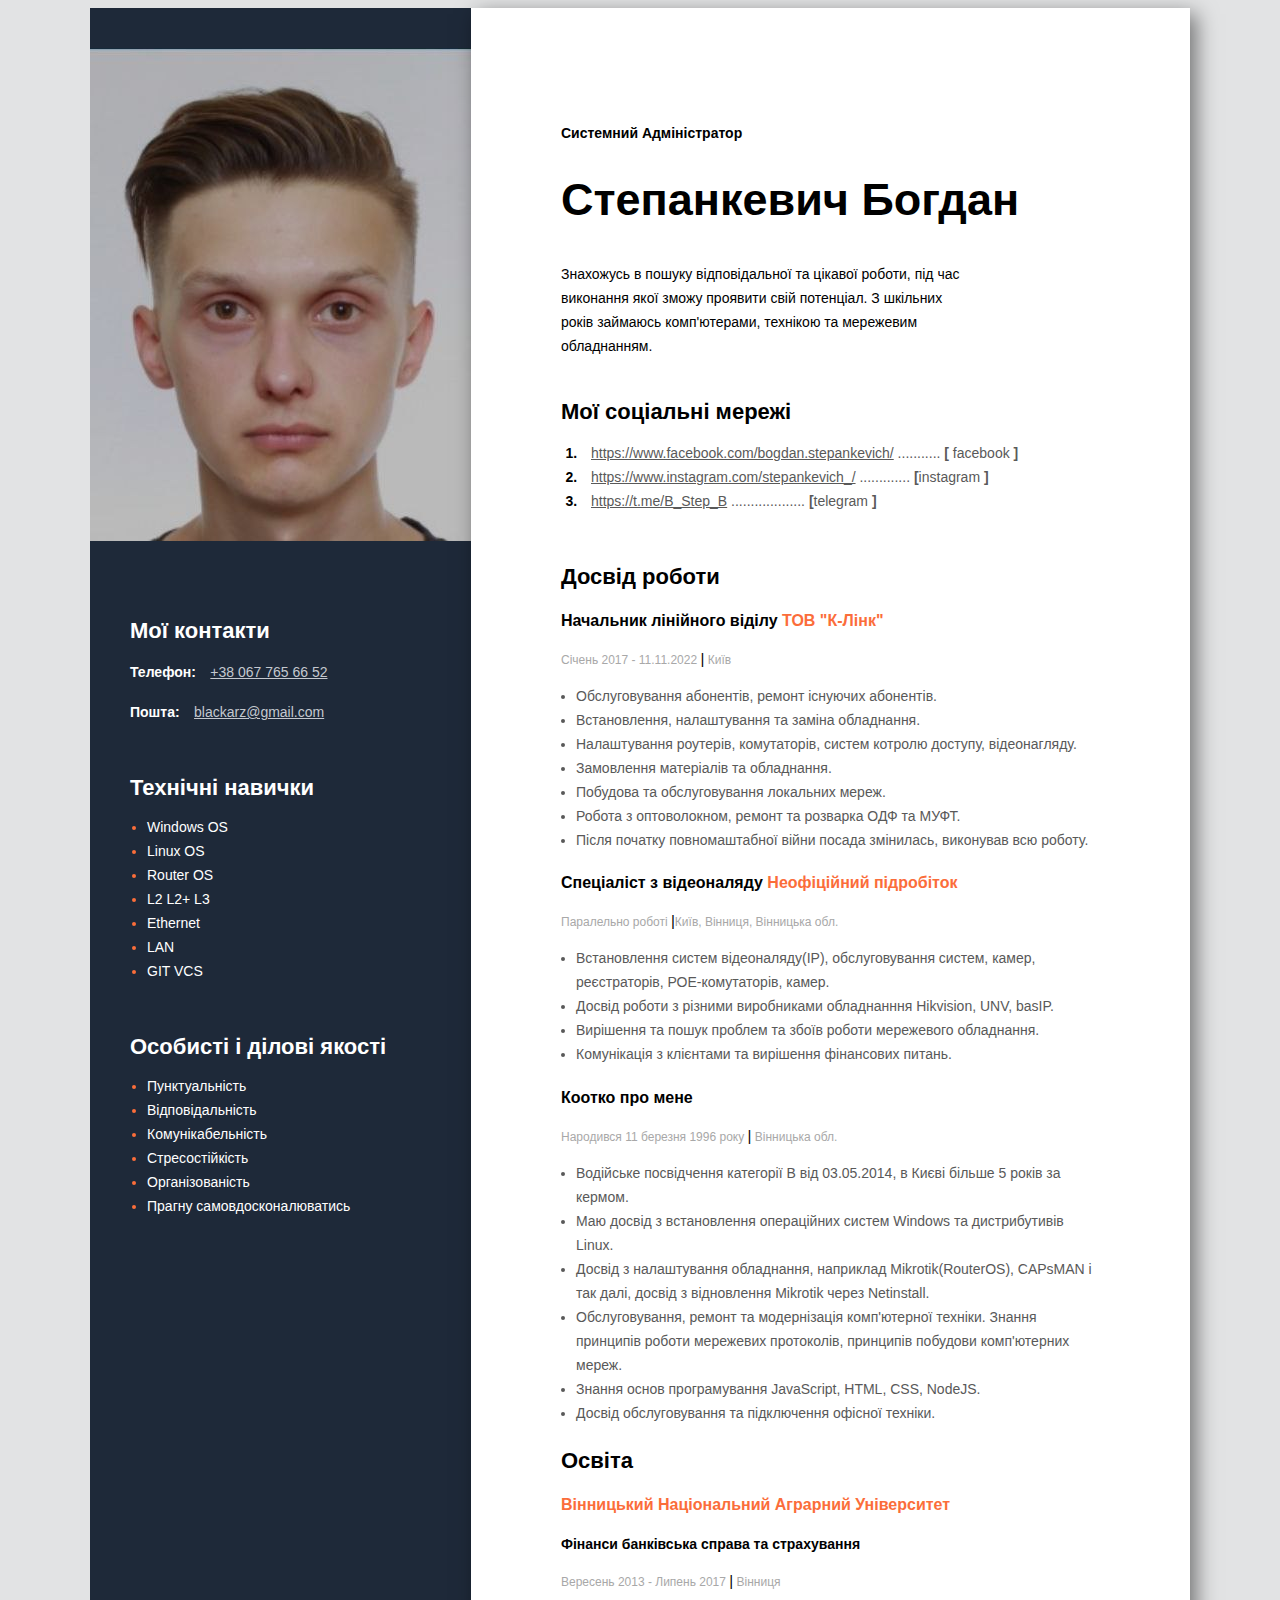
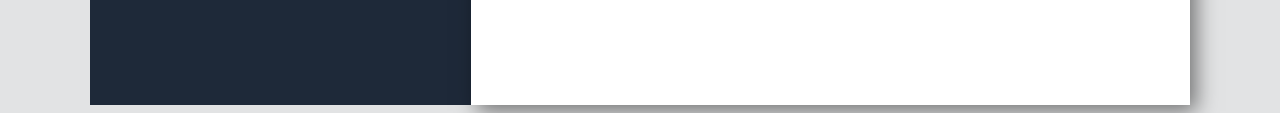
<file: index.html>
<!DOCTYPE html>
<!-- saved from url=(0036)http://127.0.0.1:5500/index.2.0.html -->
<html lang="en"><head><meta http-equiv="Content-Type" content="text/html; charset=UTF-8">
    
    <meta http-equiv="X-UA-Compatible" content="IE=edge">
    <meta name="viewport" content="width=device-width, initial-scale=1.0">
    <link rel="preconnect" href="https://fonts.googleapis.com/">
    <link rel="preconnect" href="https://fonts.gstatic.com/" crossorigin="">
    <link href="./Resume_B_Step_files/css2" rel="stylesheet">
    <link rel="stylesheet" href="./Resume_B_Step_files/Styles.css">
    <title>Resume_B_Step</title>
</head>

<body>

    <!--Main--> 
    <div class="main"> 
        <!--Main Content-->   
        <div class="main_cont"> 
            <!-- About User -->
            <div class="about">
                <h2 class="about_poss">Системний Адміністратор</h2>

                <h1 class="about_name   ">Степанкевич Богдан</h1>
                 
                <p class="about_deskription">
                    Знахожусь в пошуку відповідальної та цікавої роботи, під час виконання якої 
                    зможу проявити свій потенціал. З шкільних років займаюсь комп'ютерами, технікою та мережевим обладнанням.
                </p>
            </div>
            <!-- Projects -->
            <div class="project">
                  <h3 class="title">Мої соціальні мережі</h3>
                <ol class="project_list">
                   <li class="project_item">
                       <span class="project_a">
                        <a href="https://www.facebook.com/bogdan.stepankevich/" class="project_link">https://www.facebook.com/bogdan.stepankevich/</a>
                        ...........
                        <span class="project_brecket">[</span> facebook <span class="project_brecket">]</span>
                       </span>
                         </li>
                   <li class="project_item">
                       <span class="project_a">
                        <a href="https://www.instagram.com/stepankevich_/" class="project_link">https://www.instagram.com/stepankevich_/</a>
                        .............
                        <span class="project_brecket">[</span>instagram <span class="project_brecket">]</span>
                       </span>
                   </li>
                   <li class="project_item">
                       <span class="project_a">
                        <a href="https://t.me/B_Step_B" class="project_link">https://t.me/B_Step_B</a>
                        ...................
                        <span class="project_brecket">[</span>telegram <span class="project_brecket">]</span>
                       </span>
                   </li> 
                </ol>
            </div>
            <!-- Work -->
            <div class="work">
                <h3 class="title"> Досвід роботи </h3>
                <!-- Company 1 -->
                <div>
                    <h4 class="work_position">Начальник лінійного віділу <span class="organization">   ТОВ "К-Лінк"</span></h4>
                    <h5 class="period">Січень 2017 - 11.11.2022 <span class="line">|</span>  Київ</h5>
                    <ul class="worklist">
                        <li class="worklist_item">Обслуговування абонентів, ремонт існуючих абонентів.</li>
                        <li class="worklist_item">Встановлення, налаштування та заміна обладнання.</li>
                        <li class="worklist_item">Налаштування роутерів, комутаторів, систем котролю доступу, відеонагляду.</li>
                        <li class="worklist_item">Замовлення матеріалів та обладнання.  </li>
                        <li class="worklist_item">Побудова та обслуговування локальних мереж.</li>  
                        <li class="worklist_item">Робота з оптоволокном, ремонт та розварка ОДФ та МУФТ.</li>  
                        <li class="worklist_item">Після початку повномаштабної війни посада змінилась, виконував всю роботу.</li>
                        
                    </ul>
                </div>
                <!-- Company 2 -->
                <div>
                    <h4 class="work_position">Спеціаліст з відеоналяду <span class="organization">Неофіційний підробіток</span> </h4>
                    <h5 class="period">Паралельно роботі  <span class="line">|</span>Київ, Вінниця, Вінницька обл.</h5>
                    <ul class="worklist">
                        <li class="worklist_item">Встановлення систем відеоналяду(IP), обслуговування систем, камер, реєстраторів,
                            РОЕ-комутаторів, камер.
                        </li>
                        <li class="worklist_item">Досвід роботи з різними виробниками обладнанння Hikvision, UNV, basIP. </li>
                        <li class="worklist_item">Вирішення та пошук проблем та збоїв роботи мережевого обладнання. </li>
                        <li class="worklist_item">Комунікація з клієнтами та вирішення фінансових питань.</li>
                    </ul>
                </div>
                <!-- Company 3 -->
                <div>
                    <h4 class="work_position">Коотко про мене <span class="organization"></span>  </h4>
                    <h5 class="period">Народився 11 березня 1996 року <span class="line">|</span>
                    Вінницька обл.</h5>
                    <ul class="worklist">
                        <li class="worklist_item">Водійське посвідчення категорії B від 03.05.2014, в Києві більше 5 років за кермом.</li>
                        <li class="worklist_item">Маю досвід з встановлення операційних систем Windows та дистрибутивів Linux.</li>
                        <li class="worklist_item">Досвід з налаштування обладнання, наприклад Mikrotik(RouterOS), CAPsMAN
                            і так далі, досвід з відновлення Mikrotik через Netinstall.</li>
                        <li class="worklist_item">Обслуговування, ремонт та модернізація комп'ютерної техніки.
                            Знання принципів роботи мережевих протоколів, принципів побудови комп'ютерних мереж. </li> 
                        <li class="worklist_item">Знання основ програмування JavaScript, HTML, CSS, NodeJS.</li>  
                        <li class="worklist_item">Досвід обслуговування та підключення офісної техніки.</li>      
                    </ul>
                </div>
                </div>
                 <!-- Education -->
               <div class="education">
                <h3 class="title">Освіта</h3>
                 <div>
                     <h4>  <span class="organization"> Вінницький Національний Аграрний Університет</span></h4>
                     <h4 class="management">Фінанси банківська справа та страхування</h4>
                     <h5 class="period">Вересень 2013 - Липень 2017   <span class="line">|</span>  Вінниця</h5>
                 </div>
            </div>
        </div>
        <!--Sidebar-->
        <aside class="sidebar">
            <img src="./Resume_B_Step_files/img_top1.jpg" alt="user photo" class="photo">
            <!-- Contacts -->
             <div class="contacts">
                 <h3 class="sidetitile">Мої контакти</h3>
                 <div> 
                     <p>
                         <span class="contact_type">Телефон:</span>
                        <a href="tell:+77777777777" class="cont_link">+38 067 765 66 52</a></p>
                     <p>
                         <span class="contact_type">Пошта:</span>
                        <a href="mailto:chornyiav@gmail.com" class="cont_link">blackarz@gmail.com</a></p>
                 </div>

             </div>
             <!-- T.Skills -->
             <div class="contacts">
                <div>
                    <h3 class="sidetitile">Технічні навички</h3></div>
                 <ul class="skills_list">
                     <li class="tech_skills_item"> <span class="tech_skills">Windows OS</span></li>
                     <li class="tech_skills_item"> <span class="tech_skills">Linux OS </span></li>
                     <li class="tech_skills_item"> <span class="tech_skills">Router OS</span></li>
                     <li class="tech_skills_item"> <span class="tech_skills">L2 L2+ L3</span></li>
                     <li class="tech_skills_item"> <span class="tech_skills">Ethernet</span></li>
                     <li class="tech_skills_item"> <span class="tech_skills">LAN</span></li>
                     <li class="tech_skills_item"> <span class="tech_skills">GIT VCS</span></li>
                 </ul>
             </div>
             <!-- S.Skills -->
             <div class="contacts">
                <div>
                    <h3 class="sidetitile">Особисті і ділові якості</h3></div>
                <ul class="skills_list">
                     <li class="tech_skills_item"> <span class="tech_skills">Пунктуальність</span></li>
                     <li class="tech_skills_item"> <span class="tech_skills">Відповідальність</span></li>
                     <li class="tech_skills_item"> <span class="tech_skills">Комунікабельність</span></li>
                     <li class="tech_skills_item"> <span class="tech_skills">Стресостійкість</span></li>
                     <li class="tech_skills_item"> <span class="tech_skills">Організованість</span></li>
                     <li class="tech_skills_item"> <span class="tech_skills">Прагну самовдосконалюватись</span></li>
                 </ul>
             </div>

        </aside>
</div>


<!-- Code injected by live-server -->
<script>
	// <![CDATA[  <-- For SVG support
	if ('WebSocket' in window) {
		(function () {
			function refreshCSS() {
				var sheets = [].slice.call(document.getElementsByTagName("link"));
				var head = document.getElementsByTagName("head")[0];
				for (var i = 0; i < sheets.length; ++i) {
					var elem = sheets[i];
					var parent = elem.parentElement || head;
					parent.removeChild(elem);
					var rel = elem.rel;
					if (elem.href && typeof rel != "string" || rel.length == 0 || rel.toLowerCase() == "stylesheet") {
						var url = elem.href.replace(/(&|\?)_cacheOverride=\d+/, '');
						elem.href = url + (url.indexOf('?') >= 0 ? '&' : '?') + '_cacheOverride=' + (new Date().valueOf());
					}
					parent.appendChild(elem);
				}
			}
			var protocol = window.location.protocol === 'http:' ? 'ws://' : 'wss://';
			var address = protocol + window.location.host + window.location.pathname + '/ws';
			var socket = new WebSocket(address);
			socket.onmessage = function (msg) {
				if (msg.data == 'reload') window.location.reload();
				else if (msg.data == 'refreshcss') refreshCSS();
			};
			if (sessionStorage && !sessionStorage.getItem('IsThisFirstTime_Log_From_LiveServer')) {
				console.log('Live reload enabled.');
				sessionStorage.setItem('IsThisFirstTime_Log_From_LiveServer', true);
			}
		})();
	}
	else {
		console.error('Upgrade your browser. This Browser is NOT supported WebSocket for Live-Reloading.');
	}
	// ]]>
</script>

</body></html>
</file>
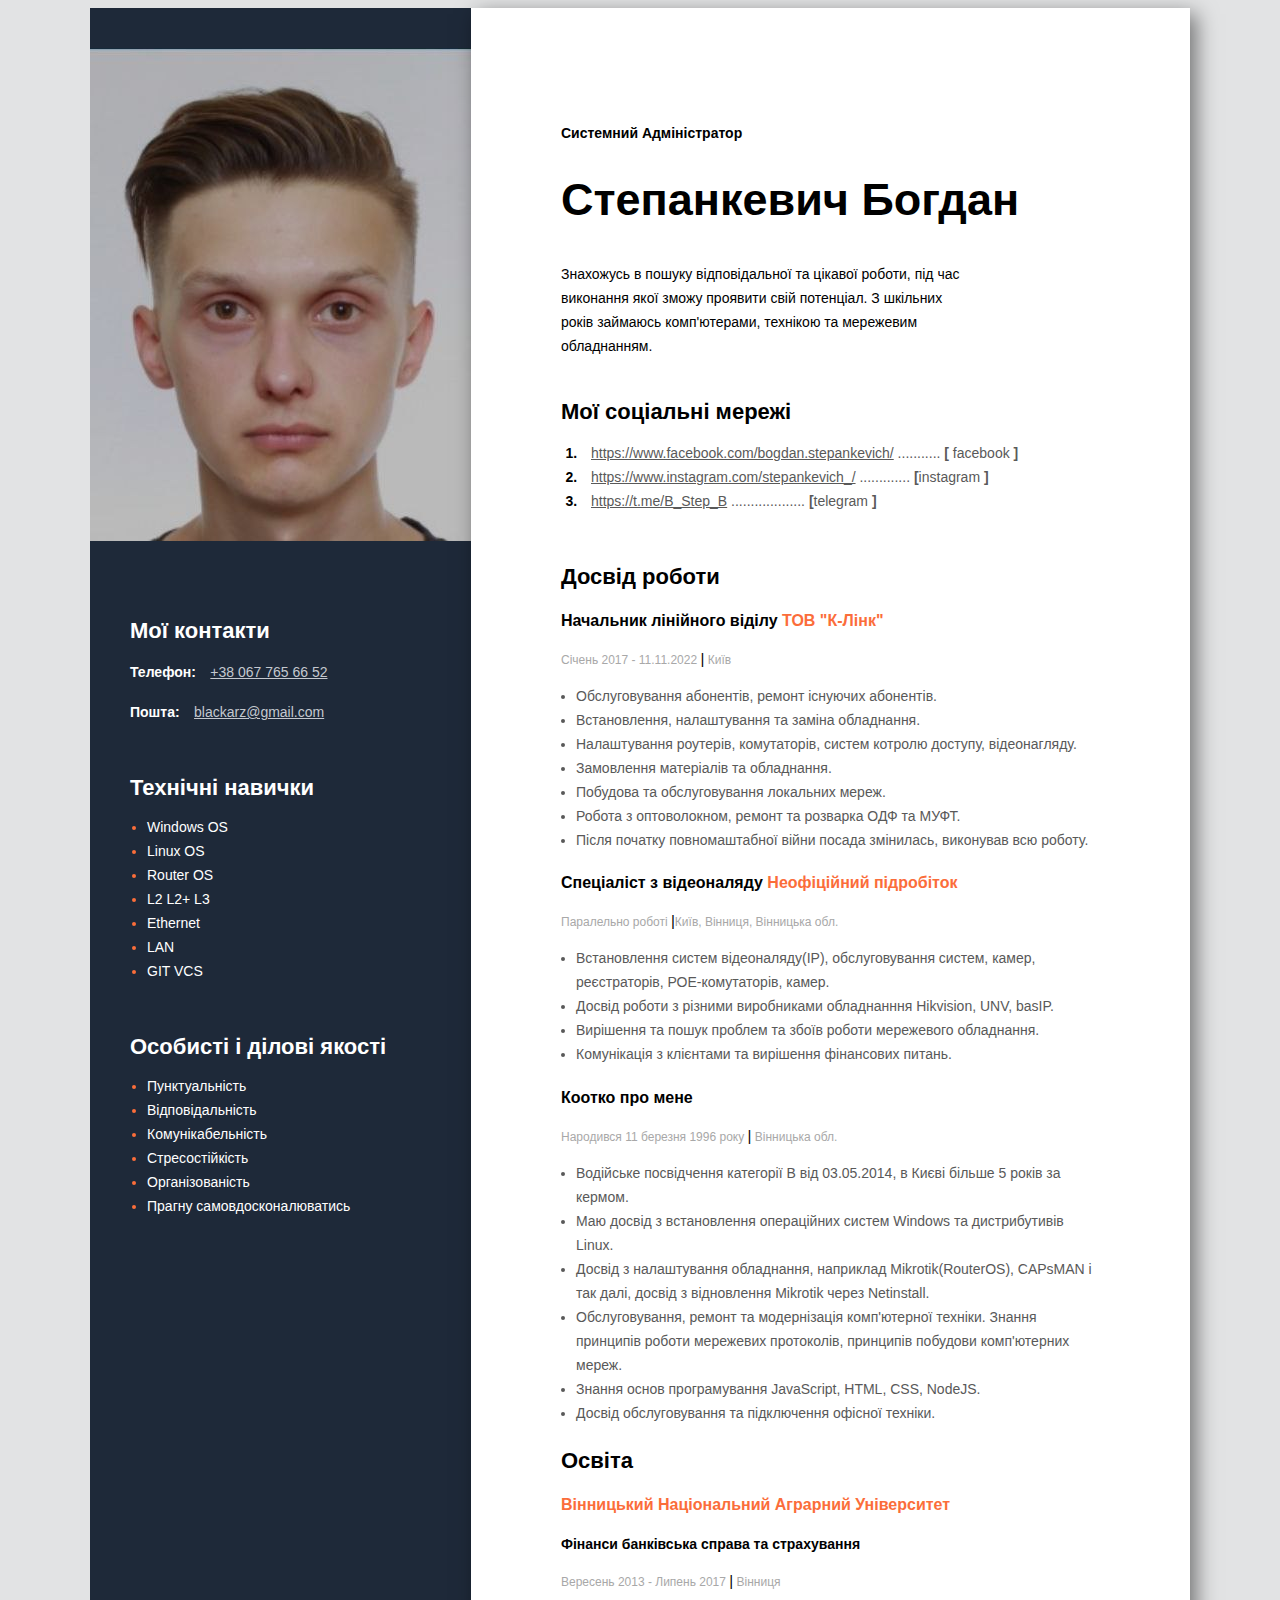
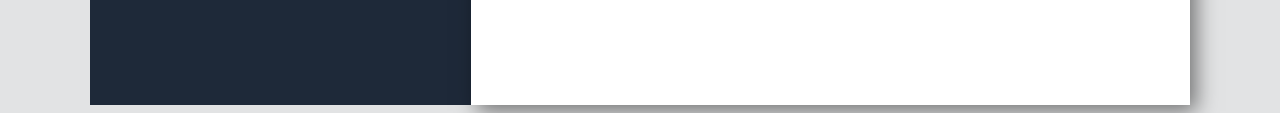
<file: Resume_B_Step.html>
<!DOCTYPE html>
<!-- saved from url=(0036)http://127.0.0.1:5500/index.2.0.html -->
<html lang="en"><head><meta http-equiv="Content-Type" content="text/html; charset=UTF-8">
    
    <meta http-equiv="X-UA-Compatible" content="IE=edge">
    <meta name="viewport" content="width=device-width, initial-scale=1.0">
    <link rel="preconnect" href="https://fonts.googleapis.com/">
    <link rel="preconnect" href="https://fonts.gstatic.com/" crossorigin="">
    <link href="./Resume_B_Step_files/css2" rel="stylesheet">
    <link rel="stylesheet" href="./Resume_B_Step_files/Styles.css">
    <title>Resume_B_Step</title>
</head>

<body>

    <!--Main--> 
    <div class="main"> 
        <!--Main Content-->   
        <div class="main_cont"> 
            <!-- About User -->
            <div class="about">
                <h2 class="about_poss">Системний Адміністратор</h2>

                <h1 class="about_name   ">Степанкевич Богдан</h1>
                 
                <p class="about_deskription">
                    Знахожусь в пошуку відповідальної та цікавої роботи, під час виконання якої 
                    зможу проявити свій потенціал. З шкільних років займаюсь комп'ютерами, технікою та мережевим обладнанням.
                </p>
            </div>
            <!-- Projects -->
            <div class="project">
                  <h3 class="title">Мої соціальні мережі</h3>
                <ol class="project_list">
                   <li class="project_item">
                       <span class="project_a">
                        <a href="https://www.facebook.com/bogdan.stepankevich/" class="project_link">https://www.facebook.com/bogdan.stepankevich/</a>
                        ...........
                        <span class="project_brecket">[</span> facebook <span class="project_brecket">]</span>
                       </span>
                         </li>
                   <li class="project_item">
                       <span class="project_a">
                        <a href="https://www.instagram.com/stepankevich_/" class="project_link">https://www.instagram.com/stepankevich_/</a>
                        .............
                        <span class="project_brecket">[</span>instagram <span class="project_brecket">]</span>
                       </span>
                   </li>
                   <li class="project_item">
                       <span class="project_a">
                        <a href="https://t.me/B_Step_B" class="project_link">https://t.me/B_Step_B</a>
                        ...................
                        <span class="project_brecket">[</span>telegram <span class="project_brecket">]</span>
                       </span>
                   </li> 
                </ol>
            </div>
            <!-- Work -->
            <div class="work">
                <h3 class="title"> Досвід роботи </h3>
                <!-- Company 1 -->
                <div>
                    <h4 class="work_position">Начальник лінійного віділу <span class="organization">   ТОВ "К-Лінк"</span></h4>
                    <h5 class="period">Січень 2017 - 11.11.2022 <span class="line">|</span>  Київ</h5>
                    <ul class="worklist">
                        <li class="worklist_item">Обслуговування абонентів, ремонт існуючих абонентів.</li>
                        <li class="worklist_item">Встановлення, налаштування та заміна обладнання.</li>
                        <li class="worklist_item">Налаштування роутерів, комутаторів, систем котролю доступу, відеонагляду.</li>
                        <li class="worklist_item">Замовлення матеріалів та обладнання.  </li>
                        <li class="worklist_item">Побудова та обслуговування локальних мереж.</li>  
                        <li class="worklist_item">Робота з оптоволокном, ремонт та розварка ОДФ та МУФТ.</li>  
                        <li class="worklist_item">Після початку повномаштабної війни посада змінилась, виконував всю роботу.</li>
                        
                    </ul>
                </div>
                <!-- Company 2 -->
                <div>
                    <h4 class="work_position">Спеціаліст з відеоналяду <span class="organization">Неофіційний підробіток</span> </h4>
                    <h5 class="period">Паралельно роботі  <span class="line">|</span>Київ, Вінниця, Вінницька обл.</h5>
                    <ul class="worklist">
                        <li class="worklist_item">Встановлення систем відеоналяду(IP), обслуговування систем, камер, реєстраторів,
                            РОЕ-комутаторів, камер.
                        </li>
                        <li class="worklist_item">Досвід роботи з різними виробниками обладнанння Hikvision, UNV, basIP. </li>
                        <li class="worklist_item">Вирішення та пошук проблем та збоїв роботи мережевого обладнання. </li>
                        <li class="worklist_item">Комунікація з клієнтами та вирішення фінансових питань.</li>
                    </ul>
                </div>
                <!-- Company 3 -->
                <div>
                    <h4 class="work_position">Коотко про мене <span class="organization"></span>  </h4>
                    <h5 class="period">Народився 11 березня 1996 року <span class="line">|</span>
                    Вінницька обл.</h5>
                    <ul class="worklist">
                        <li class="worklist_item">Водійське посвідчення категорії B від 03.05.2014, в Києві більше 5 років за кермом.</li>
                        <li class="worklist_item">Маю досвід з встановлення операційних систем Windows та дистрибутивів Linux.</li>
                        <li class="worklist_item">Досвід з налаштування обладнання, наприклад Mikrotik(RouterOS), CAPsMAN
                            і так далі, досвід з відновлення Mikrotik через Netinstall.</li>
                        <li class="worklist_item">Обслуговування, ремонт та модернізація комп'ютерної техніки.
                            Знання принципів роботи мережевих протоколів, принципів побудови комп'ютерних мереж. </li> 
                        <li class="worklist_item">Знання основ програмування JavaScript, HTML, CSS, NodeJS.</li>  
                        <li class="worklist_item">Досвід обслуговування та підключення офісної техніки.</li>      
                    </ul>
                </div>
                </div>
                 <!-- Education -->
               <div class="education">
                <h3 class="title">Освіта</h3>
                 <div>
                     <h4>  <span class="organization"> Вінницький Національний Аграрний Університет</span></h4>
                     <h4 class="management">Фінанси банківська справа та страхування</h4>
                     <h5 class="period">Вересень 2013 - Липень 2017   <span class="line">|</span>  Вінниця</h5>
                 </div>
            </div>
        </div>
        <!--Sidebar-->
        <aside class="sidebar">
            <img src="./Resume_B_Step_files/img_top1.jpg" alt="user photo" class="photo">
            <!-- Contacts -->
             <div class="contacts">
                 <h3 class="sidetitile">Мої контакти</h3>
                 <div> 
                     <p>
                         <span class="contact_type">Телефон:</span>
                        <a href="tell:+77777777777" class="cont_link">+38 067 765 66 52</a></p>
                     <p>
                         <span class="contact_type">Пошта:</span>
                        <a href="mailto:chornyiav@gmail.com" class="cont_link">blackarz@gmail.com</a></p>
                 </div>

             </div>
             <!-- T.Skills -->
             <div class="contacts">
                <div>
                    <h3 class="sidetitile">Технічні навички</h3></div>
                 <ul class="skills_list">
                     <li class="tech_skills_item"> <span class="tech_skills">Windows OS</span></li>
                     <li class="tech_skills_item"> <span class="tech_skills">Linux OS </span></li>
                     <li class="tech_skills_item"> <span class="tech_skills">Router OS</span></li>
                     <li class="tech_skills_item"> <span class="tech_skills">L2 L2+ L3</span></li>
                     <li class="tech_skills_item"> <span class="tech_skills">Ethernet</span></li>
                     <li class="tech_skills_item"> <span class="tech_skills">LAN</span></li>
                     <li class="tech_skills_item"> <span class="tech_skills">GIT VCS</span></li>
                 </ul>
             </div>
             <!-- S.Skills -->
             <div class="contacts">
                <div>
                    <h3 class="sidetitile">Особисті і ділові якості</h3></div>
                <ul class="skills_list">
                     <li class="tech_skills_item"> <span class="tech_skills">Пунктуальність</span></li>
                     <li class="tech_skills_item"> <span class="tech_skills">Відповідальність</span></li>
                     <li class="tech_skills_item"> <span class="tech_skills">Комунікабельність</span></li>
                     <li class="tech_skills_item"> <span class="tech_skills">Стресостійкість</span></li>
                     <li class="tech_skills_item"> <span class="tech_skills">Організованість</span></li>
                     <li class="tech_skills_item"> <span class="tech_skills">Прагну самовдосконалюватись</span></li>
                 </ul>
             </div>

        </aside>
</div>


<!-- Code injected by live-server -->
<script>
	// <![CDATA[  <-- For SVG support
	if ('WebSocket' in window) {
		(function () {
			function refreshCSS() {
				var sheets = [].slice.call(document.getElementsByTagName("link"));
				var head = document.getElementsByTagName("head")[0];
				for (var i = 0; i < sheets.length; ++i) {
					var elem = sheets[i];
					var parent = elem.parentElement || head;
					parent.removeChild(elem);
					var rel = elem.rel;
					if (elem.href && typeof rel != "string" || rel.length == 0 || rel.toLowerCase() == "stylesheet") {
						var url = elem.href.replace(/(&|\?)_cacheOverride=\d+/, '');
						elem.href = url + (url.indexOf('?') >= 0 ? '&' : '?') + '_cacheOverride=' + (new Date().valueOf());
					}
					parent.appendChild(elem);
				}
			}
			var protocol = window.location.protocol === 'http:' ? 'ws://' : 'wss://';
			var address = protocol + window.location.host + window.location.pathname + '/ws';
			var socket = new WebSocket(address);
			socket.onmessage = function (msg) {
				if (msg.data == 'reload') window.location.reload();
				else if (msg.data == 'refreshcss') refreshCSS();
			};
			if (sessionStorage && !sessionStorage.getItem('IsThisFirstTime_Log_From_LiveServer')) {
				console.log('Live reload enabled.');
				sessionStorage.setItem('IsThisFirstTime_Log_From_LiveServer', true);
			}
		})();
	}
	else {
		console.error('Upgrade your browser. This Browser is NOT supported WebSocket for Live-Reloading.');
	}
	// ]]>
</script>

</body></html>
</file>
<file: Resume_B_Step_files/Styles.css>
body {font-family: 'Montserrat', sans-serif;
    background-color: #e2e3e4;}
    
/* main styles */
.main{
    display:flex;
    flex-direction: row-reverse;
    width: 1100px;
    margin:  auto;
   
    
}
    /* Main_Cont */
 .main_cont{
        background-color: #ffffff ;
        box-shadow: 6px 6px 20px rgba(0, 0, 0, 0.5);
        padding: 105px 90px;}
          /* About Styles */
 .about {margin-bottom: 40px;}
    .about_poss{
        font-style: normal;
        font-weight: bold;
        font-size: 14px;
        line-height: 17px;
        margin-bottom: 25px;}
    .about_name{
        font-style: normal;
        font-weight: bold;
        font-size: 45px;
        line-height: 55px;
        margin-bottom: 35px;}
    .about_deskription{
        font-style: normal;
        font-weight: normal;
        font-size: 14px;
        line-height: 24px;
        width: 400px;}
.title {
    font-style: normal;
    font-weight: bold;
    font-size: 22px;
    line-height: 27px;
    margin-bottom: 15px;} 
.project_list{
    padding: 0;
    margin-left: 20px;}
.project_item, .project_brecket{
    font-style: normal;
    font-weight: bold;
    font-size: 14px;
    line-height: 24px;}
.project_a, .project_link {
    font-style: normal;
    font-weight: normal;
    font-size: 14px;
    line-height: 24px;
    color: #595959}
.project_link{margin-left: 10px;}
    .work_position{
        font-style: normal;
        font-weight: bold;
        font-size: 16px;
        line-height: 20px;
        color: #000000; 
        margin-bottom: 10px;}
    .organization{
        font-style: normal;
        font-weight: bold;
        font-size: 16px;
        line-height: 20px;        
        color: #FB6D3A;}
    .period{
        font-style: normal;
        font-weight: normal;
        font-size: 12px;
        line-height: 15px;
        color: #A8A8A8; 
        margin-bottom: 10px;}
            .line{font-style: normal;
                font-weight: normal;
                font-size: 15px;
                line-height: 16px;
                color: #000000;}
                    .management{
                        font-style: normal;
                        font-weight: bold;
                        font-size: 14px;
                        line-height: 17px;
                    margin-bottom: 10px;}
    .worklist{
        padding: 0;
        margin-left: 15px;}
    .worklist_item{
        font-style: normal;
        font-weight: normal;
        font-size: 14px;
        line-height: 24px;
        color: #595959; }
    /* Project Styles */
    .project {
        margin-bottom: 50px; }
    /* Sidebar Styles */
    .sidetitile{
        color: #ffffff;
        font-style: normal;
        font-weight: bold;
        font-size: 22px;
        line-height: 27px;  
        margin-bottom: 10px;}
        .contacts{
                margin-bottom: 50px;}
        .contacts{
            margin-left: 40px; }
        .contact_type{
            font-style: normal;
            font-weight: bold;
            font-size: 14px;
            line-height: 24px;
            color: #ffffff;}
            .cont_link
            {   margin-left: 10px;
                font-style: normal;
                font-weight: normal;
                font-size: 14px;    
                line-height: 24px;
                color: #c4c8cf ;}
    .skills_list {
        color: #ffffff;
        font-style: normal;
        font-weight: normal;
        font-size: 14px;
        line-height: 24px;
        padding: 0px;
        margin-left: 17px;}

    /* List Skills */
        .tech_skills {color: #ffffff;} 
        .tech_skills_item{ color: #FB6D3A;}

   .photo{
        margin-bottom: 50px;

    }
    
    .sidebar {
        background-color: #1E2939;
        padding-top: 40px;}
</file>
